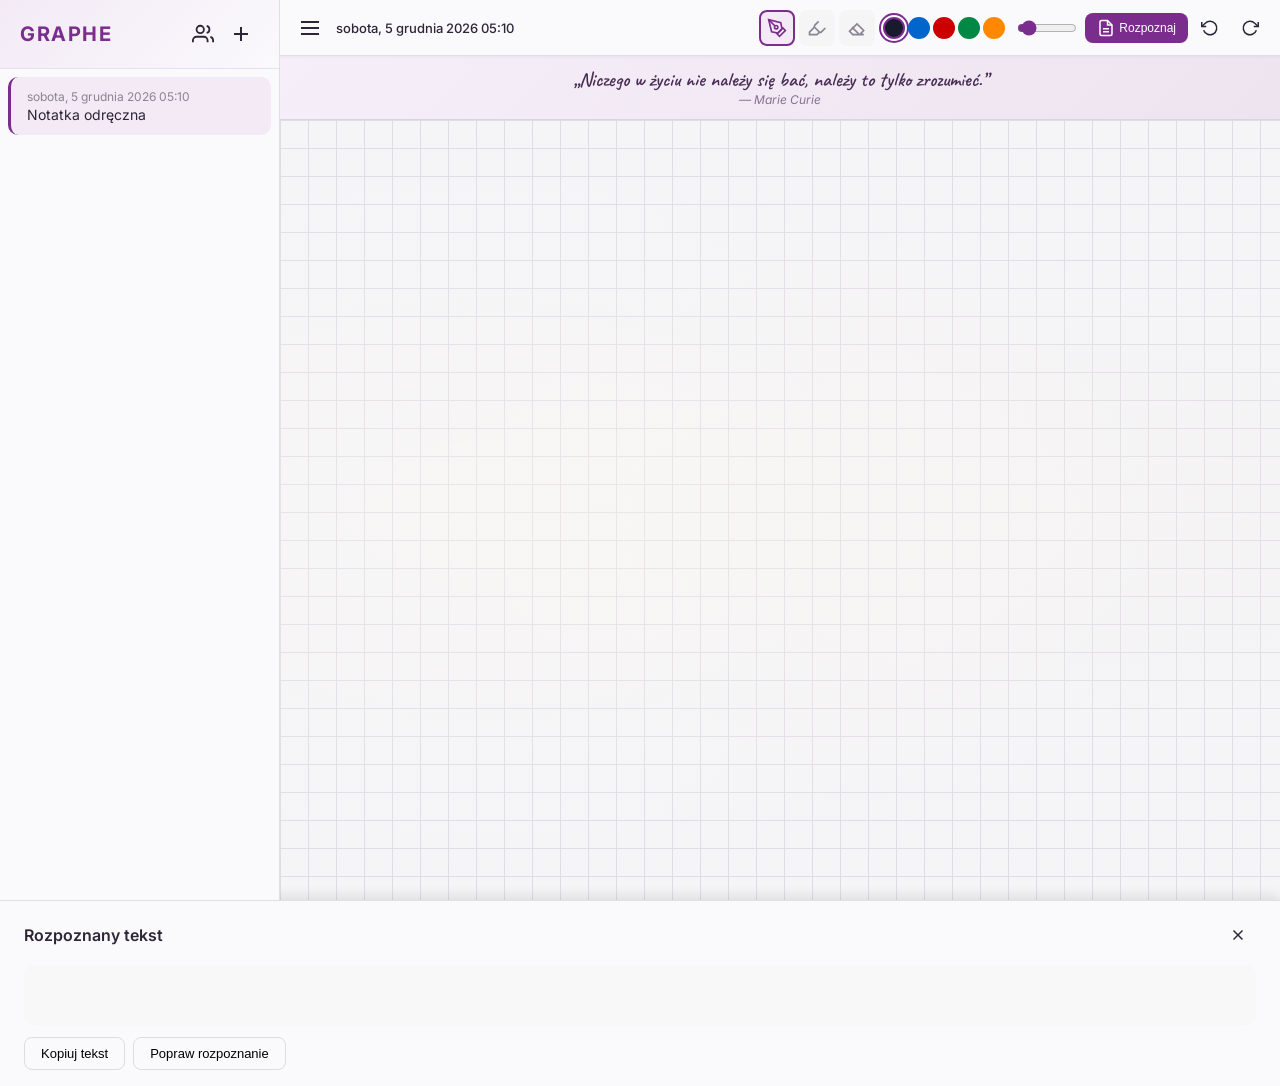
<file: index.html>
<!DOCTYPE html>
<html lang="pl">
<head>
    <meta charset="UTF-8">
    <meta name="viewport" content="width=device-width, initial-scale=1.0, user-scalable=no, viewport-fit=cover">
    <meta name="apple-mobile-web-app-capable" content="yes">
    <meta name="apple-mobile-web-app-status-bar-style" content="black-translucent">
    <meta name="theme-color" content="#7b2d8e">
    <title>Graphe</title>
    <link rel="manifest" href="manifest.json">
    <link rel="apple-touch-icon" href="icons/icon-192.png">
    <link rel="preconnect" href="https://fonts.googleapis.com">
    <link rel="preconnect" href="https://fonts.gstatic.com" crossorigin>
    <link href="https://fonts.googleapis.com/css2?family=Caveat:wght@400;600;700&family=Inter:wght@300;400;500;600&display=swap" rel="stylesheet">
    <link rel="stylesheet" href="css/style.css">
</head>
<body>
    <!-- Sidebar - notes list -->
    <aside id="sidebar" class="sidebar">
        <div class="sidebar-header">
            <h2>Graphe</h2>
            <div class="sidebar-header-actions">
                <button id="btn-orgs" class="btn-icon" title="Organizacje / Przystanek Konstytucja">
                    <svg width="22" height="22" viewBox="0 0 24 24" fill="none" stroke="currentColor" stroke-width="2">
                        <path d="M17 21v-2a4 4 0 00-4-4H5a4 4 0 00-4 4v2"></path>
                        <circle cx="9" cy="7" r="4"></circle>
                        <path d="M23 21v-2a4 4 0 00-3-3.87"></path>
                        <path d="M16 3.13a4 4 0 010 7.75"></path>
                    </svg>
                </button>
                <button id="btn-new-note" class="btn-icon" title="Nowa notatka">
                    <svg width="24" height="24" viewBox="0 0 24 24" fill="none" stroke="currentColor" stroke-width="2">
                        <line x1="12" y1="5" x2="12" y2="19"></line>
                        <line x1="5" y1="12" x2="19" y2="12"></line>
                    </svg>
                </button>
            </div>
        </div>
        <div id="notes-list" class="notes-list"></div>
    </aside>

    <!-- Main area -->
    <main id="main" class="main">
        <!-- Top bar -->
        <header class="top-bar">
            <button id="btn-menu" class="btn-icon" title="Menu">
                <svg width="24" height="24" viewBox="0 0 24 24" fill="none" stroke="currentColor" stroke-width="2">
                    <line x1="3" y1="6" x2="21" y2="6"></line>
                    <line x1="3" y1="12" x2="21" y2="12"></line>
                    <line x1="3" y1="18" x2="21" y2="18"></line>
                </svg>
            </button>
            <div class="note-meta">
                <span id="note-date" class="meta-date"></span>
                <span id="note-location" class="meta-location"></span>
            </div>
            <div class="toolbar">
                <button id="btn-pen" class="btn-tool active" title="Pisak" data-tool="pen">
                    <svg width="20" height="20" viewBox="0 0 24 24" fill="none" stroke="currentColor" stroke-width="2">
                        <path d="M12 19l7-7 3 3-7 7-3-3z"></path>
                        <path d="M18 13l-1.5-7.5L2 2l3.5 14.5L13 18l5-5z"></path>
                        <path d="M2 2l7.586 7.586"></path>
                        <circle cx="11" cy="11" r="2"></circle>
                    </svg>
                </button>
                <button id="btn-highlighter" class="btn-tool" title="Zakreślacz" data-tool="highlighter">
                    <svg width="20" height="20" viewBox="0 0 24 24" fill="none" stroke="currentColor" stroke-width="2">
                        <path d="M9 11l-6 6v3h9l3-3"></path>
                        <path d="M22 12l-4.6 4.6a2 2 0 01-2.8 0l-5.2-5.2a2 2 0 010-2.8L14 4"></path>
                    </svg>
                </button>
                <button id="btn-eraser" class="btn-tool" title="Gumka" data-tool="eraser">
                    <svg width="20" height="20" viewBox="0 0 24 24" fill="none" stroke="currentColor" stroke-width="2">
                        <path d="M20 20H7L3 16l9-9 8 8-4 4z"></path>
                        <path d="M6 11l8 8"></path>
                    </svg>
                </button>
                <div class="color-picker">
                    <button class="btn-color active" data-color="#1a1a2e" style="background:#1a1a2e" title="Czarny"></button>
                    <button class="btn-color" data-color="#0066cc" style="background:#0066cc" title="Niebieski"></button>
                    <button class="btn-color" data-color="#cc0000" style="background:#cc0000" title="Czerwony"></button>
                    <button class="btn-color" data-color="#008844" style="background:#008844" title="Zielony"></button>
                    <button class="btn-color" data-color="#ff8800" style="background:#ff8800" title="Pomarańczowy"></button>
                </div>
                <input type="range" id="pen-size" min="1" max="12" value="2" class="pen-size-slider" title="Grubość">
                <button id="btn-recognize" class="btn-action" title="Rozpoznaj pismo">
                    <svg width="18" height="18" viewBox="0 0 24 24" fill="none" stroke="currentColor" stroke-width="2">
                        <path d="M14 2H6a2 2 0 00-2 2v16a2 2 0 002 2h12a2 2 0 002-2V8z"></path>
                        <polyline points="14 2 14 8 20 8"></polyline>
                        <line x1="16" y1="13" x2="8" y2="13"></line>
                        <line x1="16" y1="17" x2="8" y2="17"></line>
                    </svg>
                    <span>Rozpoznaj</span>
                </button>
                <button id="btn-undo" class="btn-icon" title="Cofnij">
                    <svg width="18" height="18" viewBox="0 0 24 24" fill="none" stroke="currentColor" stroke-width="2">
                        <polyline points="1 4 1 10 7 10"></polyline>
                        <path d="M3.51 15a9 9 0 102.13-9.36L1 10"></path>
                    </svg>
                </button>
                <button id="btn-redo" class="btn-icon" title="Ponów">
                    <svg width="18" height="18" viewBox="0 0 24 24" fill="none" stroke="currentColor" stroke-width="2">
                        <polyline points="23 4 23 10 17 10"></polyline>
                        <path d="M20.49 15a9 9 0 11-2.13-9.36L23 10"></path>
                    </svg>
                </button>
            </div>
        </header>

        <!-- Quote banner -->
        <div id="quote-banner" class="quote-banner">
            <p id="quote-text" class="quote-text"></p>
            <span id="quote-author" class="quote-author"></span>
        </div>

        <!-- Canvas area -->
        <div id="canvas-container" class="canvas-container">
            <canvas id="drawing-canvas"></canvas>
        </div>

        <!-- Recognized text panel -->
        <div id="recognized-panel" class="recognized-panel hidden">
            <div class="recognized-header">
                <h3>Rozpoznany tekst</h3>
                <button id="btn-close-recognized" class="btn-icon">
                    <svg width="18" height="18" viewBox="0 0 24 24" fill="none" stroke="currentColor" stroke-width="2">
                        <line x1="18" y1="6" x2="6" y2="18"></line>
                        <line x1="6" y1="6" x2="18" y2="18"></line>
                    </svg>
                </button>
            </div>
            <div id="recognized-text" class="recognized-text"></div>
            <div class="recognized-actions">
                <button id="btn-copy-text" class="btn-secondary">Kopiuj tekst</button>
                <button id="btn-correct-text" class="btn-secondary">Popraw rozpoznanie</button>
            </div>
        </div>
    </main>

    <!-- Correction modal for handwriting learning -->
    <div id="correction-modal" class="modal hidden">
        <div class="modal-content">
            <h3>Popraw rozpoznany tekst</h3>
            <p class="modal-hint">Poprawiony tekst pomoże mi lepiej rozpoznawać Twoje pismo w przyszłości.</p>
            <textarea id="correction-input" class="correction-input" rows="4"></textarea>
            <div class="modal-actions">
                <button id="btn-cancel-correction" class="btn-secondary">Anuluj</button>
                <button id="btn-save-correction" class="btn-primary">Zapisz i ucz się</button>
            </div>
        </div>
    </div>

    <!-- Organizations / outreach tracker panel -->
    <div id="orgs-panel" class="orgs-panel hidden">
        <div class="orgs-panel-content">
            <div class="orgs-header">
                <div class="orgs-header-title">
                    <h2>Organizacje – Przystanek Konstytucja</h2>
                    <input type="text" id="orgs-campaign" class="orgs-campaign-input" placeholder="Nazwa kampanii / przystanku">
                </div>
                <div class="orgs-header-actions">
                    <button id="btn-add-org" class="btn-primary">+ Dodaj organizację</button>
                    <button id="btn-close-orgs" class="btn-icon" title="Zamknij">
                        <svg width="20" height="20" viewBox="0 0 24 24" fill="none" stroke="currentColor" stroke-width="2">
                            <line x1="18" y1="6" x2="6" y2="18"></line>
                            <line x1="6" y1="6" x2="18" y2="18"></line>
                        </svg>
                    </button>
                </div>
            </div>
            <div id="orgs-list" class="orgs-list"></div>
        </div>
    </div>

    <!-- Organization edit modal -->
    <div id="org-edit-modal" class="modal hidden">
        <div class="modal-content org-edit-content">
            <h3 id="org-edit-title">Nowa organizacja</h3>
            <label class="org-label" for="org-input-name">Nazwa organizacji</label>
            <input type="text" id="org-input-name" class="org-input">

            <label class="org-label" for="org-input-role">Rola w wydarzeniu</label>
            <input type="text" id="org-input-role" class="org-input" placeholder="np. wolontariusze do animacji namiotów">

            <div class="org-input-row">
                <div>
                    <label class="org-label" for="org-input-contact">Osoba kontaktowa</label>
                    <input type="text" id="org-input-contact" class="org-input">
                </div>
                <div>
                    <label class="org-label" for="org-input-status">Status</label>
                    <select id="org-input-status" class="org-input"></select>
                </div>
            </div>

            <div class="org-input-row">
                <div>
                    <label class="org-label" for="org-input-email">E-mail</label>
                    <input type="email" id="org-input-email" class="org-input">
                </div>
                <div>
                    <label class="org-label" for="org-input-phone">Telefon</label>
                    <input type="text" id="org-input-phone" class="org-input">
                </div>
            </div>

            <label class="org-label" for="org-input-confidence">Pewność kontaktu</label>
            <select id="org-input-confidence" class="org-input">
                <option value="high">Zweryfikowany</option>
                <option value="low">Niepewny / do potwierdzenia</option>
            </select>

            <label class="org-label" for="org-input-notes">Notatki / historia komunikacji</label>
            <textarea id="org-input-notes" class="org-input" rows="4"></textarea>

            <div class="modal-actions">
                <button id="btn-cancel-org" class="btn-secondary">Anuluj</button>
                <button id="btn-save-org" class="btn-primary">Zapisz</button>
            </div>
        </div>
    </div>

    <script src="js/quotes.js"></script>
    <script src="js/storage.js"></script>
    <script src="js/drawing.js"></script>
    <script src="js/recognition.js"></script>
    <script src="js/orgs.js"></script>
    <script src="js/app.js"></script>
</body>
</html>
</file>
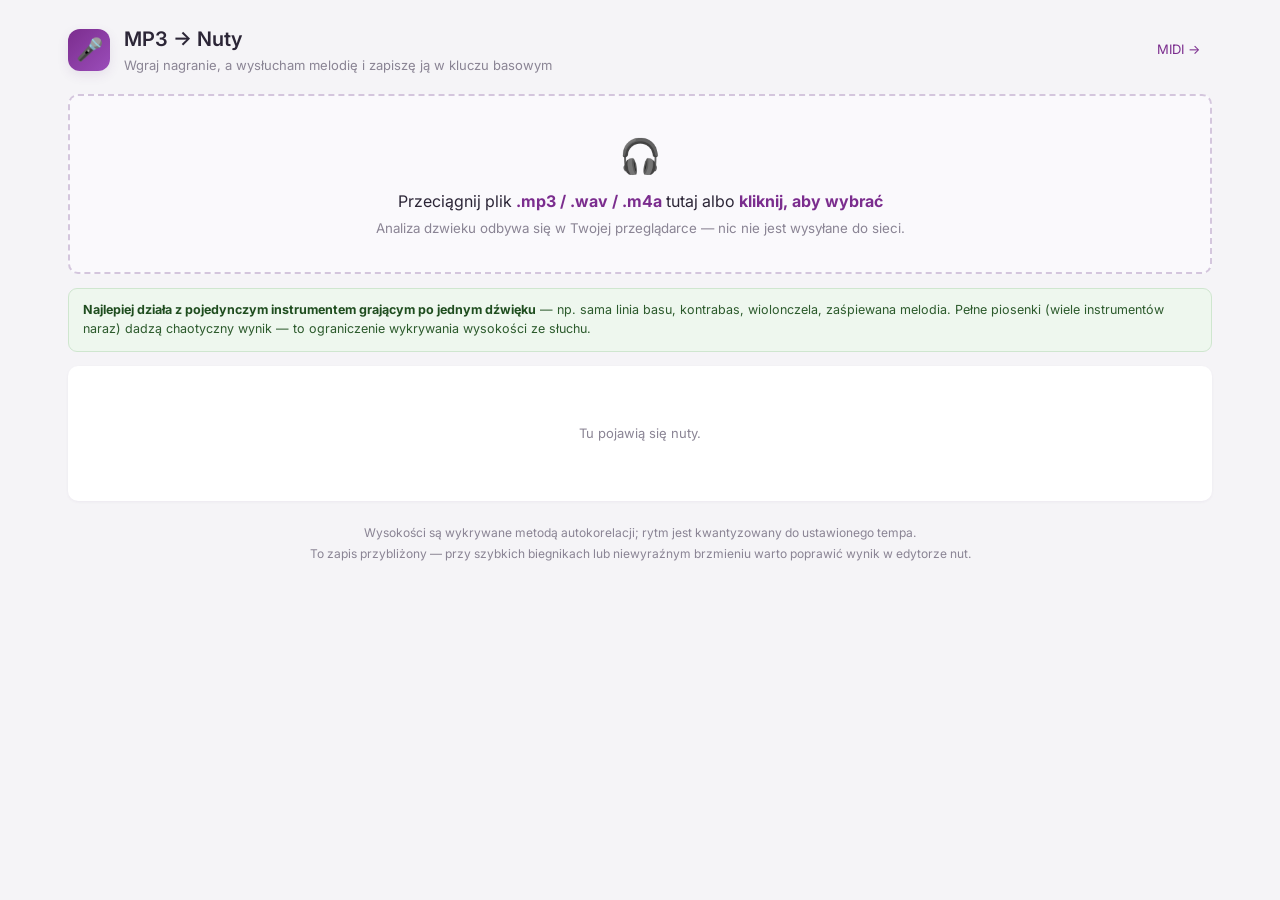
<file: audio.html>
<!DOCTYPE html>
<html lang="pl">
<head>
<meta charset="UTF-8">
<meta name="viewport" content="width=device-width, initial-scale=1.0, viewport-fit=cover">
<meta name="theme-color" content="#7b2d8e">
<title>MP3 → Nuty (klucz basowy)</title>
<link rel="manifest" href="manifest.json">
<link rel="apple-touch-icon" href="icons/icon-192.png">
<link rel="preconnect" href="https://fonts.googleapis.com">
<link href="https://fonts.googleapis.com/css2?family=Inter:wght@300;400;500;600&display=swap" rel="stylesheet">
<style>
:root{
  --bg-page:#f5f4f7; --accent:#7b2d8e; --accent-light:#9b4dba; --accent-subtle:#f3eaf6;
  --text-primary:#2c2637; --text-secondary:#8a8494; --surface:#faf9fc; --danger:#cc0000;
  --radius:10px; --shadow-md:0 4px 12px rgba(90,50,120,0.10); --shadow-sm:0 1px 3px rgba(90,50,120,0.06);
}
*{box-sizing:border-box}
html,body{margin:0;padding:0}
body{font-family:'Inter',-apple-system,BlinkMacSystemFont,sans-serif;background:var(--bg-page);color:var(--text-primary);line-height:1.5}
.wrap{max-width:1180px;margin:0 auto;padding:24px 18px 80px}
header.page{display:flex;align-items:center;gap:14px;margin-bottom:18px}
header.page .logo{width:42px;height:42px;border-radius:12px;background:linear-gradient(135deg,var(--accent),var(--accent-light));display:flex;align-items:center;justify-content:center;color:#fff;font-size:22px;box-shadow:var(--shadow-md)}
header.page h1{font-size:20px;font-weight:600;margin:0}
header.page p{margin:2px 0 0;font-size:13px;color:var(--text-secondary)}
.back{margin-left:auto;font-size:13px;color:var(--accent);text-decoration:none;padding:8px 12px;border-radius:8px}
.back:hover{background:var(--accent-subtle)}

.drop{border:2px dashed #d4c6dd;border-radius:var(--radius);background:var(--surface);padding:34px 20px;text-align:center;cursor:pointer;transition:.15s}
.drop:hover,.drop.over{border-color:var(--accent);background:var(--accent-subtle)}
.drop .big{font-size:34px;margin-bottom:8px}
.drop strong{color:var(--accent)}
.drop small{display:block;margin-top:6px;color:var(--text-secondary)}

.tip{margin:14px 0;padding:12px 14px;background:#eef7ee;border:1px solid #cfe6cf;border-radius:9px;font-size:12.5px;color:#2c5a2c}
.tip b{color:#1f4d1f}

.controls{display:none;flex-wrap:wrap;gap:10px 18px;align-items:center;margin:18px 0;padding:14px 16px;background:var(--surface);border-radius:var(--radius);box-shadow:var(--shadow-sm)}
.controls.show{display:flex}
.controls label{font-size:13px;display:flex;align-items:center;gap:6px}
.controls select,.controls input[type=number]{font:inherit;font-size:13px;padding:5px 8px;border:1px solid #ddd;border-radius:7px;background:#fff}
.btn{font:inherit;font-size:13px;font-weight:500;border:none;border-radius:8px;padding:8px 14px;cursor:pointer;display:inline-flex;align-items:center;gap:7px}
.btn.primary{background:var(--accent);color:#fff}
.btn.primary:hover{background:var(--accent-light)}
.btn.ghost{background:var(--accent-subtle);color:var(--accent)}
.btn.ghost:hover{background:#e9d9f0}
.btn:disabled{opacity:.45;cursor:default}
.spacer{flex:1}

.info{display:none;flex-wrap:wrap;gap:8px;margin-bottom:14px}
.info.show{display:flex}
.chip{font-size:12px;background:#fff;border:1px solid #eadff0;border-radius:20px;padding:4px 12px;color:var(--text-secondary)}
.chip b{color:var(--accent);font-weight:600}

.progress{display:none;margin:14px 0}
.progress.show{display:block}
.bar{height:8px;background:#eadff0;border-radius:6px;overflow:hidden}
.bar > i{display:block;height:100%;width:0;background:linear-gradient(90deg,var(--accent),var(--accent-light));transition:width .1s}
.progress span{font-size:12px;color:var(--text-secondary)}

.msg{display:none;margin:14px 0;padding:12px 14px;border-radius:9px;font-size:13px}
.msg.show{display:block}
.msg.err{background:#fde8e8;color:#a01818;border:1px solid #f5c6c6}
.msg.warn{background:#fff6e6;color:#8a5a00;border:1px solid #f3e0b8}

#score{background:#fff;border-radius:var(--radius);box-shadow:var(--shadow-sm);padding:18px 8px;overflow-x:auto}
#score svg{display:block;margin:0 auto;max-width:100%;height:auto}
.empty-hint{color:var(--text-secondary);font-size:13px;text-align:center;padding:40px 10px}

footer.note{margin-top:22px;font-size:12px;color:var(--text-secondary);text-align:center;line-height:1.7}

@media print{
  body{background:#fff}
  .wrap{padding:0;max-width:none}
  header.page,.drop,.controls,.info,.tip,.progress,footer.note,.back{display:none!important}
  #score{box-shadow:none;padding:0}
}
</style>
</head>
<body>
<div class="wrap">
  <header class="page">
    <div class="logo">🎤</div>
    <div>
      <h1>MP3 → Nuty</h1>
      <p>Wgraj nagranie, a wysłucham melodię i zapiszę ją w kluczu basowym</p>
    </div>
    <a class="back" href="midi.html">MIDI →</a>
  </header>

  <div id="drop" class="drop">
    <div class="big">🎧</div>
    <div>Przeciągnij plik <strong>.mp3 / .wav / .m4a</strong> tutaj albo <strong>kliknij, aby wybrać</strong></div>
    <small>Analiza dzwieku odbywa się w Twojej przeglądarce — nic nie jest wysyłane do sieci.</small>
    <input id="file" type="file" accept="audio/*,.mp3,.wav,.m4a,.ogg" hidden>
  </div>

  <div class="tip">
    <b>Najlepiej działa z pojedynczym instrumentem grającym po jednym dźwięku</b> — np. sama linia basu, kontrabas, wiolonczela, zaśpiewana melodia.
    Pełne piosenki (wiele instrumentów naraz) dadzą chaotyczny wynik — to ograniczenie wykrywania wysokości ze słuchu.
  </div>

  <div id="progress" class="progress">
    <div class="bar"><i id="barfill"></i></div>
    <span id="progtext">Analizuję dźwięk…</span>
  </div>

  <div id="msg" class="msg"></div>
  <div id="info" class="info"></div>

  <div id="controls" class="controls">
    <label>Tempo:
      <input id="bpm" type="number" min="40" max="240" value="120" style="width:62px"> BPM
    </label>
    <label>Klucz:
      <select id="clef">
        <option value="auto" selected>auto (dobierz)</option>
        <option value="treble">wiolinowy</option>
        <option value="alto">altowy</option>
        <option value="tenor">tenorowy</option>
        <option value="bass">basowy</option>
      </select>
    </label>
    <label>Czułość:
      <select id="sens">
        <option value="0.018">niska (mniej szumu)</option>
        <option value="0.010" selected>średnia</option>
        <option value="0.006">wysoka (więcej nut)</option>
      </select>
    </label>
    <label>Metrum:
      <input id="beats" type="number" min="1" max="12" value="4" style="width:52px"> /
      <select id="beatval"><option>2</option><option selected>4</option><option>8</option></select>
    </label>
    <div class="spacer"></div>
    <button id="play" class="btn ghost">▶ Odtwórz</button>
    <button id="print" class="btn primary">⬇ Zapisz PDF / Drukuj</button>
  </div>

  <div id="score"><div class="empty-hint">Tu pojawią się nuty.</div></div>

  <footer class="note">
    Wysokości są wykrywane metodą autokorelacji; rytm jest kwantyzowany do ustawionego tempa.<br>
    To zapis przybliżony — przy szybkich biegnikach lub niewyraźnym brzmieniu warto poprawić wynik w edytorze nut.
  </footer>
</div>

<script src="js/notation.js"></script>
<script>
const { buildScore, renderScore, noteName } = window.Notation;
const $=s=>document.querySelector(s);
const drop=$('#drop'), fileIn=$('#file'), scoreBox=$('#score');
const ctrls=$('#controls'), infoBox=$('#info'), msgBox=$('#msg');
const prog=$('#progress'), barfill=$('#barfill'), progtext=$('#progtext');

let detectedNotes=[];   // [{midi, t0, t1}] w sekundach
let audioMeta=null;
const DIVISION=480;

function showMsg(t,k){ msgBox.className='msg show '+(k||'warn'); msgBox.textContent=t; }
function clearMsg(){ msgBox.className='msg'; }

drop.addEventListener('click',()=>fileIn.click());
drop.addEventListener('dragover',e=>{e.preventDefault();drop.classList.add('over');});
drop.addEventListener('dragleave',()=>drop.classList.remove('over'));
drop.addEventListener('drop',e=>{e.preventDefault();drop.classList.remove('over');if(e.dataTransfer.files[0])loadFile(e.dataTransfer.files[0]);});
fileIn.addEventListener('change',e=>{if(e.target.files[0])loadFile(e.target.files[0]);});

async function loadFile(file){
  clearMsg();
  prog.classList.add('show'); barfill.style.width='0%'; progtext.textContent='Wczytuję plik…';
  try{
    const buf=await file.arrayBuffer();
    const actx=new (window.AudioContext||window.webkitAudioContext)();
    progtext.textContent='Dekoduję audio…';
    const audio=await actx.decodeAudioData(buf);
    drop.querySelector('div:nth-child(2)').innerHTML='✓ Wczytano: <strong>'+file.name+'</strong> — kliknij, by zmienić';
    await analyze(audio);
    actx.close();
  }catch(err){
    prog.classList.remove('show');
    showMsg('Nie udało się przetworzyć pliku: '+err.message+'. Spróbuj inny format (np. WAV/MP3).','err');
    console.error(err);
  }
}

/* ---------- DETEKCJA WYSOKOSCI (autokorelacja) ---------- */
async function analyze(audio){
  // miks do mono + downsampling do ~16 kHz
  const TARGET_SR=16000;
  const src=audio.getChannelData(0);
  const ratio=audio.sampleRate/TARGET_SR;
  const sr=TARGET_SR;
  const len=Math.floor(src.length/ratio);
  const mono=new Float32Array(len);
  const chans=audio.numberOfChannels;
  for(let i=0;i<len;i++){
    const j=Math.floor(i*ratio);
    let s=0; for(let c=0;c<chans;c++) s+=audio.getChannelData(c)[j]||0;
    mono[i]=s/chans;
  }

  const FRAME=2048, HOP=512;
  const minFreq=40, maxFreq=1000;
  const minLag=Math.floor(sr/maxFreq), maxLag=Math.ceil(sr/minFreq);
  const sensRms=parseFloat($('#sens').value);

  const frames=[];   // {t, midi|null}
  const nFrames=Math.floor((mono.length-FRAME)/HOP);
  for(let fi=0; fi<nFrames; fi++){
    const off=fi*HOP;
    const f=autoCorr(mono, off, FRAME, sr, minLag, maxLag, sensRms);
    const midi = f>0 ? Math.round(69+12*Math.log2(f/440)) : null;
    frames.push({t: off/sr, midi: (midi!=null && midi>=24 && midi<=96)?midi:null});
    if((fi & 31)===0){ barfill.style.width=Math.round(100*fi/nFrames)+'%'; progtext.textContent='Wykrywam dźwięki… '+Math.round(100*fi/nFrames)+'%'; await tick(); }
  }

  medianFilter(frames, 7);
  detectedNotes = segment(frames, HOP/sr);
  audioMeta = {dur: audio.duration, sr: audio.sampleRate, count: detectedNotes.length};
  prog.classList.remove('show');
  render();
}

function autoCorr(buf, off, SIZE, sr, minLag, maxLag, thr){
  let rms=0;
  for(let i=0;i<SIZE;i++){ const v=buf[off+i]; rms+=v*v; }
  rms=Math.sqrt(rms/SIZE);
  if(rms<thr) return -1;                 // za cicho = brak dźwięku
  let best=-1, bestv=0;
  for(let lag=minLag; lag<=maxLag; lag++){
    let c=0;
    for(let i=0;i<SIZE-lag;i++) c+=buf[off+i]*buf[off+i+lag];
    if(c>bestv){ bestv=c; best=lag; }
  }
  if(best<=0) return -1;
  // odrzuć słabe maksima (brak wyraźnej okresowości)
  let c0=0; for(let i=0;i<SIZE;i++) c0+=buf[off+i]*buf[off+i];
  if(bestv < 0.45*c0) return -1;
  // interpolacja paraboliczna
  if(best>minLag && best<maxLag){
    const x1=corr(buf,off,SIZE,best-1), x2=bestv, x3=corr(buf,off,SIZE,best+1);
    const a=(x1+x3-2*x2)/2, b=(x3-x1)/2;
    if(a) best = best - b/(2*a);
  }
  return sr/best;
}
function corr(buf,off,SIZE,lag){ let c=0; for(let i=0;i<SIZE-lag;i++) c+=buf[off+i]*buf[off+i+lag]; return c; }

function medianFilter(frames, w){
  const half=(w-1)/2;
  const out=frames.map((f,i)=>{
    const win=[];
    for(let k=-half;k<=half;k++){ const g=frames[i+k]; if(g&&g.midi!=null) win.push(g.midi); }
    if(!win.length) return null;
    win.sort((a,b)=>a-b);
    return win[Math.floor(win.length/2)];
  });
  for(let i=0;i<frames.length;i++) frames[i].midi=out[i];
}

function segment(frames, frameDur){
  const minDur=0.09;                     // odrzuć migawki < 90 ms
  const notes=[]; let cur=null;
  for(const fr of frames){
    if(fr.midi==null){ if(cur){ notes.push(cur); cur=null; } continue; }
    if(cur && cur.midi===fr.midi){ cur.t1=fr.t+frameDur; }
    else { if(cur) notes.push(cur); cur={midi:fr.midi, t0:fr.t, t1:fr.t+frameDur}; }
  }
  if(cur) notes.push(cur);
  // scal sąsiednie o tej samej wysokości z mikro-przerwą; odfiltruj zbyt krótkie
  const merged=[];
  for(const n of notes){
    const p=merged[merged.length-1];
    if(p && p.midi===n.midi && n.t0-p.t1<0.06){ p.t1=n.t1; }
    else merged.push({...n});
  }
  return merged.filter(n=>n.t1-n.t0>=minDur);
}

const tick=()=>new Promise(r=>setTimeout(r,0));

/* ---------- RENDER ---------- */
function render(){
  if(!detectedNotes.length){ scoreBox.innerHTML='<div class="empty-hint">Nie wykryto wyraźnej melodii. Spróbuj nagranie pojedynczego instrumentu albo zwiększ czułość.</div>'; ctrls.classList.add('show'); return; }
  ctrls.classList.add('show'); infoBox.classList.add('show');
  const bpm=Math.max(40,parseInt($('#bpm').value)||120);
  const ticksPerSec=DIVISION*bpm/60;
  const t0=detectedNotes[0].t0;

  const notes=detectedNotes.map(n=>({       // wszystkie dźwięki, nic nie wycinamy
    midi:n.midi,
    start:Math.round((n.t0-t0)*ticksPerSec),
    dur:Math.max(1,Math.round((n.t1-n.t0)*ticksPerSec))
  }));

  const clef = $('#clef').value==='auto' ? pickClef(notes) : $('#clef').value;
  const meta={beats:Math.max(1,parseInt($('#beats').value)||4), beatval:parseInt($('#beatval').value)||4, clef};

  const elements=buildScore(notes, DIVISION);
  scoreBox.innerHTML=''; scoreBox.appendChild(renderScore(elements, meta));

  const lo=Math.min(...notes.map(n=>n.midi)), hi=Math.max(...notes.map(n=>n.midi));
  const CLEF_PL={treble:'wiolinowy',alto:'altowy',tenor:'tenorowy',bass:'basowy'};
  infoBox.innerHTML=
    chip('Długość', audioMeta.dur.toFixed(1)+' s')+
    chip('Wykryto nut', detectedNotes.length)+
    chip('Zakres', noteName(lo)+'–'+noteName(hi))+
    chip('Tempo', bpm+' BPM')+
    chip('Klucz', CLEF_PL[clef]+($('#clef').value==='auto'?' (auto)':''));
}
function chip(k,v){return `<span class="chip">${k}: <b>${v}</b></span>`;}
function pickClef(notes){
  if(!notes.length) return 'bass';
  const ms=notes.map(n=>n.midi).sort((a,b)=>a-b);
  const med=ms[Math.floor(ms.length/2)];
  const C=[['bass',50],['tenor',57],['alto',60],['treble',71]];
  let best='bass',bd=1e9;
  for(const [name,ctr] of C){ const d=Math.abs(med-ctr); if(d<bd){bd=d;best=name;} }
  return best;
}

['bpm','clef','sens','beats','beatval'].forEach(id=>$('#'+id).addEventListener('change',()=>{ if(id==='sens'){ showMsg('Zmiana czułości wymaga ponownego wczytania pliku.','warn'); } else render(); }));
$('#print').addEventListener('click',()=>window.print());

/* ---------- ODTWARZANIE ---------- */
let pctx=null, playing=false, voices=[], stopT=null;
$('#play').addEventListener('click',function(){
  if(playing){ stopPlay(); return; }
  if(!detectedNotes.length) return;
  pctx=pctx||new (window.AudioContext||window.webkitAudioContext)();
  const base=pctx.currentTime+0.05, t0=detectedNotes[0].t0;
  let maxEnd=0;
  for(const n of detectedNotes){
    const st=base+(n.t0-t0), dur=Math.max(0.12,n.t1-n.t0);
    const osc=pctx.createOscillator(), g=pctx.createGain();
    osc.type='triangle'; osc.frequency.value=440*Math.pow(2,(n.midi-69)/12);
    g.gain.setValueAtTime(0.0001,st);
    g.gain.exponentialRampToValueAtTime(0.22,st+0.02);
    g.gain.exponentialRampToValueAtTime(0.0001,st+dur);
    osc.connect(g); g.connect(pctx.destination);
    osc.start(st); osc.stop(st+dur+0.05); voices.push(osc);
    maxEnd=Math.max(maxEnd,st+dur);
  }
  playing=true; this.textContent='■ Zatrzymaj';
  stopT=setTimeout(stopPlay,(maxEnd-pctx.currentTime+0.2)*1000);
});
function stopPlay(){
  playing=false; $('#play').textContent='▶ Odtwórz';
  for(const v of voices){ try{v.stop();}catch(e){} } voices=[];
  if(stopT){ clearTimeout(stopT); stopT=null; }
}

if('serviceWorker' in navigator) navigator.serviceWorker.register('sw.js').catch(()=>{});
</script>
</body>
</html>
</file>
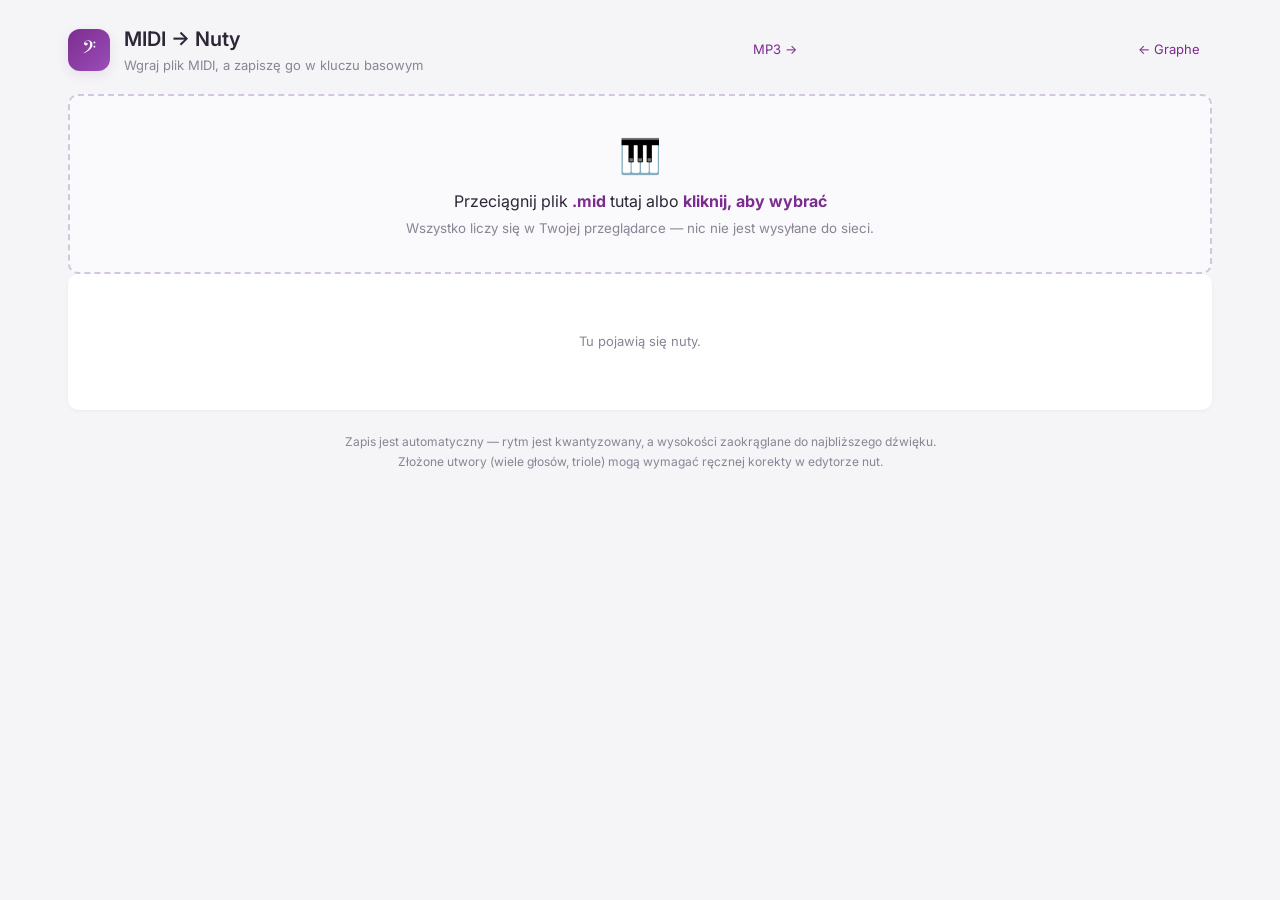
<file: midi.html>
<!DOCTYPE html>
<html lang="pl">
<head>
<meta charset="UTF-8">
<meta name="viewport" content="width=device-width, initial-scale=1.0, viewport-fit=cover">
<meta name="theme-color" content="#7b2d8e">
<title>MIDI → Nuty (klucz basowy)</title>
<link rel="manifest" href="manifest.json">
<link rel="apple-touch-icon" href="icons/icon-192.png">
<link rel="preconnect" href="https://fonts.googleapis.com">
<link href="https://fonts.googleapis.com/css2?family=Inter:wght@300;400;500;600&display=swap" rel="stylesheet">
<style>
:root{
  --bg-page:#f5f4f7; --accent:#7b2d8e; --accent-light:#9b4dba; --accent-subtle:#f3eaf6;
  --text-primary:#2c2637; --text-secondary:#8a8494; --surface:#faf9fc; --danger:#cc0000;
  --radius:10px; --shadow-md:0 4px 12px rgba(90,50,120,0.10); --shadow-sm:0 1px 3px rgba(90,50,120,0.06);
  --ink:#1a1a2e;
}
*{box-sizing:border-box}
html,body{margin:0;padding:0}
body{font-family:'Inter',-apple-system,BlinkMacSystemFont,sans-serif;background:var(--bg-page);color:var(--text-primary);line-height:1.5}
.wrap{max-width:1180px;margin:0 auto;padding:24px 18px 80px}
header.page{display:flex;align-items:center;gap:14px;margin-bottom:18px}
header.page .logo{width:42px;height:42px;border-radius:12px;background:linear-gradient(135deg,var(--accent),var(--accent-light));display:flex;align-items:center;justify-content:center;color:#fff;font-size:22px;box-shadow:var(--shadow-md)}
header.page h1{font-size:20px;font-weight:600;margin:0}
header.page p{margin:2px 0 0;font-size:13px;color:var(--text-secondary)}
.back{margin-left:auto;font-size:13px;color:var(--accent);text-decoration:none;padding:8px 12px;border-radius:8px}
.back:hover{background:var(--accent-subtle)}

.drop{border:2px dashed #d4c6dd;border-radius:var(--radius);background:var(--surface);padding:34px 20px;text-align:center;cursor:pointer;transition:.15s}
.drop:hover,.drop.over{border-color:var(--accent);background:var(--accent-subtle)}
.drop .big{font-size:34px;margin-bottom:8px}
.drop strong{color:var(--accent)}
.drop small{display:block;margin-top:6px;color:var(--text-secondary)}

.controls{display:none;flex-wrap:wrap;gap:10px 18px;align-items:center;margin:18px 0;padding:14px 16px;background:var(--surface);border-radius:var(--radius);box-shadow:var(--shadow-sm)}
.controls.show{display:flex}
.controls label{font-size:13px;display:flex;align-items:center;gap:6px;color:var(--text-primary)}
.controls select,.controls input[type=number]{font:inherit;font-size:13px;padding:5px 8px;border:1px solid #ddd;border-radius:7px;background:#fff}
.btn{font:inherit;font-size:13px;font-weight:500;border:none;border-radius:8px;padding:8px 14px;cursor:pointer;display:inline-flex;align-items:center;gap:7px}
.btn.primary{background:var(--accent);color:#fff}
.btn.primary:hover{background:var(--accent-light)}
.btn.ghost{background:var(--accent-subtle);color:var(--accent)}
.btn.ghost:hover{background:#e9d9f0}
.btn:disabled{opacity:.45;cursor:default}
.spacer{flex:1}

.info{display:none;flex-wrap:wrap;gap:8px;margin-bottom:14px}
.info.show{display:flex}
.chip{font-size:12px;background:#fff;border:1px solid #eadff0;border-radius:20px;padding:4px 12px;color:var(--text-secondary)}
.chip b{color:var(--accent);font-weight:600}

.msg{display:none;margin:14px 0;padding:12px 14px;border-radius:9px;font-size:13px}
.msg.show{display:block}
.msg.err{background:#fde8e8;color:#a01818;border:1px solid #f5c6c6}
.msg.warn{background:#fff6e6;color:#8a5a00;border:1px solid #f3e0b8}

#score{background:#fff;border-radius:var(--radius);box-shadow:var(--shadow-sm);padding:18px 8px;overflow-x:auto}
#score svg{display:block;margin:0 auto;max-width:100%;height:auto}
.empty-hint{color:var(--text-secondary);font-size:13px;text-align:center;padding:40px 10px}

footer.note{margin-top:22px;font-size:12px;color:var(--text-secondary);text-align:center;line-height:1.7}

@media print{
  body{background:#fff}
  .wrap{padding:0;max-width:none}
  header.page,.drop,.controls,.info,footer.note,.back{display:none!important}
  #score{box-shadow:none;padding:0}
}
</style>
</head>
<body>
<div class="wrap">
  <header class="page">
    <div class="logo">𝄢</div>
    <div>
      <h1>MIDI → Nuty</h1>
      <p>Wgraj plik MIDI, a zapiszę go w kluczu basowym</p>
    </div>
    <a class="back" href="audio.html">MP3 →</a>
    <a class="back" href="index.html">← Graphe</a>
  </header>

  <div id="drop" class="drop">
    <div class="big">🎹</div>
    <div>Przeciągnij plik <strong>.mid</strong> tutaj albo <strong>kliknij, aby wybrać</strong></div>
    <small>Wszystko liczy się w Twojej przeglądarce — nic nie jest wysyłane do sieci.</small>
    <input id="file" type="file" accept=".mid,.midi,audio/midi,audio/x-midi" hidden>
  </div>

  <div id="msg" class="msg"></div>

  <div id="info" class="info"></div>

  <div id="controls" class="controls">
    <label>Ścieżka:
      <select id="track"></select>
    </label>
    <label>Klucz:
      <select id="clef">
        <option value="auto" selected>auto (dobierz)</option>
        <option value="treble">wiolinowy</option>
        <option value="alto">altowy</option>
        <option value="tenor">tenorowy</option>
        <option value="bass">basowy</option>
      </select>
    </label>
    <label>Metrum:
      <input id="beats" type="number" min="1" max="12" value="4" style="width:52px"> /
      <select id="beatval">
        <option>2</option><option selected>4</option><option>8</option>
      </select>
    </label>
    <div class="spacer"></div>
    <button id="play" class="btn ghost">▶ Odtwórz</button>
    <button id="print" class="btn primary">⬇ Zapisz PDF / Drukuj</button>
  </div>

  <div id="score"><div class="empty-hint">Tu pojawią się nuty.</div></div>

  <footer class="note">
    Zapis jest automatyczny — rytm jest kwantyzowany, a wysokości zaokrąglane do najbliższego dźwięku.<br>
    Złożone utwory (wiele głosów, triole) mogą wymagać ręcznej korekty w edytorze nut.
  </footer>
</div>

<script src="js/notation.js"></script>
<script>
const { buildScore, renderScore } = window.Notation;

/* ============================================================
   1. PARSER STANDARD MIDI FILE (SMF 0/1) — bez zależności
   ============================================================ */
function parseMidi(buffer){
  const dv = new DataView(buffer);
  let p = 0;
  const u8 = ()=>dv.getUint8(p++);
  const u16 = ()=>{const v=dv.getUint16(p);p+=2;return v;};
  const u32 = ()=>{const v=dv.getUint32(p);p+=4;return v;};
  const str = n=>{let s='';for(let i=0;i<n;i++)s+=String.fromCharCode(dv.getUint8(p++));return s;};
  const vlq = ()=>{let v=0,b;do{b=dv.getUint8(p++);v=(v<<7)|(b&0x7f);}while(b&0x80);return v;};

  if(str(4)!=='MThd') throw new Error('To nie jest plik MIDI (brak nagłówka MThd).');
  u32(); // header length (6)
  const format = u16();
  const ntrks = u16();
  const division = u16();
  if(division & 0x8000) throw new Error('Pliki MIDI w formacie SMPTE nie są obsługiwane.');

  const tracks = [];
  let tempo = 500000;        // µs / ćwierćnuta (120 BPM)
  let timeSig = {num:4, den:4};

  for(let t=0;t<ntrks;t++){
    if(p>=dv.byteLength) break;
    if(str(4)!=='MTrk'){ // pomiń nieznany chunk
      const len=u32(); p+=len; continue;
    }
    const len = u32();
    const end = p+len;
    let abs = 0, status = 0;
    const events = [];
    while(p < end){
      abs += vlq();
      let b = dv.getUint8(p);
      if(b & 0x80){ status = b; p++; } // nowy status
      else { b = status; }             // running status
      const hi = b & 0xf0;

      if(b === 0xff){               // meta
        const type = u8();
        const l = vlq();
        if(type === 0x51 && l===3){ tempo = (dv.getUint8(p)<<16)|(dv.getUint8(p+1)<<8)|dv.getUint8(p+2); }
        else if(type === 0x58 && l>=2){ timeSig = {num:dv.getUint8(p), den:Math.pow(2,dv.getUint8(p+1))}; }
        p += l;
      } else if(b === 0xf0 || b === 0xf7){ // sysex
        const l = vlq(); p += l;
      } else if(hi === 0x90 || hi === 0x80){ // note on/off
        const key = u8(), vel = u8();
        events.push({abs, on:(hi===0x90 && vel>0), key, vel});
      } else if(hi===0xc0 || hi===0xd0){ p+=1; }   // program / channel pressure (1 bajt)
      else { p+=2; }                               // controller, pitch bend itd. (2 bajty)
    }
    p = end;
    tracks.push(events);
  }

  // sparuj note-on / note-off -> nuty z czasem trwania
  const trackNotes = tracks.map(events=>{
    const open = {};   // key -> {abs,vel}
    const notes = [];
    for(const e of events){
      if(e.on){ (open[e.key] ||= []).push(e.abs); }
      else {
        const st = open[e.key];
        if(st && st.length){
          const start = st.shift();
          notes.push({midi:e.key, start, dur:Math.max(1,e.abs-start)});
        }
      }
    }
    return notes.sort((a,b)=>a.start-b.start || a.midi-b.midi);
  });

  return {format, division, tempo, timeSig, trackNotes};
}

/* ============================================================
   2. UI / sterowanie
   ============================================================ */
const $=s=>document.querySelector(s);
const drop=$('#drop'), fileIn=$('#file'), scoreBox=$('#score');
const ctrls=$('#controls'), infoBox=$('#info'), msgBox=$('#msg');
const trackSel=$('#track'), clefSel=$('#clef'), beatsIn=$('#beats'), beatvalSel=$('#beatval');
let parsed=null, currentNotes=[];

function showMsg(text,kind){ msgBox.className='msg show '+(kind||'warn'); msgBox.textContent=text; }
function clearMsg(){ msgBox.className='msg'; }

drop.addEventListener('click',()=>fileIn.click());
drop.addEventListener('dragover',e=>{e.preventDefault();drop.classList.add('over');});
drop.addEventListener('dragleave',()=>drop.classList.remove('over'));
drop.addEventListener('drop',e=>{e.preventDefault();drop.classList.remove('over');if(e.dataTransfer.files[0])loadFile(e.dataTransfer.files[0]);});
fileIn.addEventListener('change',e=>{if(e.target.files[0])loadFile(e.target.files[0]);});

function loadFile(file){
  clearMsg();
  const r=new FileReader();
  r.onload=()=>{
    try{
      parsed=parseMidi(r.result);
      setupTracks();
      drop.querySelector('div:nth-child(2)').innerHTML='✓ Wczytano: <strong>'+file.name+'</strong> — kliknij, by zmienić';
      render();
    }catch(err){ showMsg('Nie udało się odczytać pliku: '+err.message,'err'); console.error(err); }
  };
  r.onerror=()=>showMsg('Błąd odczytu pliku.','err');
  r.readAsArrayBuffer(file);
}

function setupTracks(){
  trackSel.innerHTML='';
  parsed.trackNotes.forEach((notes,i)=>{
    if(!notes.length) return;
    const o=document.createElement('option');
    o.value=i; o.textContent=`Ścieżka ${i+1} (${notes.length} nut)`;
    trackSel.appendChild(o);
  });
  // domyślnie ścieżka z największą liczbą nut (zwykle melodia/partia główna)
  let best=0,bestN=-1;
  parsed.trackNotes.forEach((notes,i)=>{
    if(notes.length>bestN){bestN=notes.length;best=i;}
  });
  trackSel.value=best;
  // metrum z pliku
  beatsIn.value=parsed.timeSig.num;
  beatvalSel.value=String([2,4,8].includes(parsed.timeSig.den)?parsed.timeSig.den:4);
}

function render(){
  if(!parsed) return;
  ctrls.classList.add('show'); infoBox.classList.add('show');
  const ti=parseInt(trackSel.value)||0;
  const notes=(parsed.trackNotes[ti]||[]).slice();   // wszystkie dźwięki, nic nie wycinamy
  currentNotes=notes;

  if(!notes.length){ scoreBox.innerHTML='<div class="empty-hint">Ta ścieżka nie ma nut. Wybierz inną.</div>'; return; }

  const clef = clefSel.value==='auto' ? pickClef(notes) : clefSel.value;
  const meta={beats:Math.max(1,parseInt(beatsIn.value)||4), beatval:parseInt(beatvalSel.value)||4, clef};
  const elements=buildScore(notes, parsed.division);
  scoreBox.innerHTML='';
  scoreBox.appendChild(renderScore(elements, meta));

  const bpm=Math.round(60000000/parsed.tempo);
  const lo=Math.min(...notes.map(n=>n.midi)), hi=Math.max(...notes.map(n=>n.midi));
  const CLEF_PL={treble:'wiolinowy',alto:'altowy',tenor:'tenorowy',bass:'basowy'};
  infoBox.innerHTML=
    chip('Format', 'SMF '+parsed.format)+
    chip('Ścieżek', parsed.trackNotes.filter(t=>t.length).length)+
    chip('Nut', notes.length)+
    chip('Tempo', bpm+' BPM')+
    chip('Zakres', noteName(lo)+'–'+noteName(hi))+
    chip('Klucz', CLEF_PL[clef]+(clefSel.value==='auto'?' (auto)':''));
  clearMsg();
}
function chip(k,v){return `<span class="chip">${k}: <b>${v}</b></span>`;}
// dobierz klucz wg mediany wysokości (środki kluczy: bas D3=50, tenor A3=57, alt C4=60, wiol. B4=71)
function pickClef(notes){
  const ms=notes.map(n=>n.midi).sort((a,b)=>a-b);
  const med=ms[Math.floor(ms.length/2)];
  const C=[['bass',50],['tenor',57],['alto',60],['treble',71]];
  let best='bass',bd=1e9;
  for(const [name,ctr] of C){ const d=Math.abs(med-ctr); if(d<bd){bd=d;best=name;} }
  return best;
}
function noteName(m){const N=['C','C♯','D','D♯','E','F','F♯','G','G♯','A','A♯','B'];return N[m%12]+(Math.floor(m/12)-1);}

trackSel.addEventListener('change',render);
clefSel.addEventListener('change',render);
beatsIn.addEventListener('change',render);
beatvalSel.addEventListener('change',render);
$('#print').addEventListener('click',()=>window.print());

/* --- odtwarzanie (Web Audio) --- */
let actx=null, playing=false, timers=[];
$('#play').addEventListener('click',function(){
  if(playing){ stopPlay(); return; }
  if(!currentNotes.length) return;
  actx=actx||new (window.AudioContext||window.webkitAudioContext)();
  const spq=parsed.tempo/1e6;                 // sekundy / ćwierćnuta
  const t0=actx.currentTime+0.05;
  let maxEnd=0;
  const master=actx.createGain(); master.gain.value=0.0001; master.connect(actx.destination);
  for(const n of currentNotes){
    const start=t0 + (n.start/parsed.division)*spq;
    const dur=Math.max(0.12,(n.dur/parsed.division)*spq);
    const osc=actx.createOscillator(), g=actx.createGain();
    osc.type='triangle'; osc.frequency.value=440*Math.pow(2,(n.midi-69)/12);
    g.gain.setValueAtTime(0.0001,start);
    g.gain.exponentialRampToValueAtTime(0.22,start+0.02);
    g.gain.exponentialRampToValueAtTime(0.0001,start+dur);
    osc.connect(g); g.connect(actx.destination);
    osc.start(start); osc.stop(start+dur+0.05);
    timers.push(osc);
    maxEnd=Math.max(maxEnd,start+dur);
  }
  playing=true; this.textContent='■ Zatrzymaj';
  timers.push(setTimeout(stopPlay,(maxEnd-actx.currentTime+0.2)*1000));
});
function stopPlay(){
  playing=false; $('#play').textContent='▶ Odtwórz';
  for(const t of timers){ try{ t.stop?t.stop():clearTimeout(t); }catch(e){} }
  timers=[];
}

/* PWA */
if('serviceWorker' in navigator) navigator.serviceWorker.register('sw.js').catch(()=>{});
</script>
</body>
</html>
</file>
<file: css/style.css>
/* ===== Reset & Base ===== */
*, *::before, *::after {
    margin: 0;
    padding: 0;
    box-sizing: border-box;
}

:root {
    --bg-page: #f5f4f7;
    --grid-color: #e0dce6;
    --grid-size: 28px;
    --sidebar-width: 280px;
    --top-bar-height: 56px;
    --quote-height: 64px;
    --ink-color: #1a1a2e;
    --accent: #7b2d8e;
    --accent-light: #9b4dba;
    --accent-subtle: #f3eaf6;
    --danger: #cc0000;
    --text-primary: #2c2637;
    --text-secondary: #8a8494;
    --surface: #faf9fc;
    --shadow-sm: 0 1px 3px rgba(90,50,120,0.06);
    --shadow-md: 0 4px 12px rgba(90,50,120,0.10);
    --radius: 10px;
}

html, body {
    height: 100%;
    overflow: hidden;
    font-family: 'Inter', -apple-system, BlinkMacSystemFont, sans-serif;
    background: var(--bg-page);
    color: var(--text-primary);
    touch-action: none;
    -webkit-user-select: none;
    user-select: none;
}

/* ===== Layout ===== */
body {
    display: flex;
}

/* ===== Sidebar ===== */
.sidebar {
    width: var(--sidebar-width);
    height: 100%;
    background: var(--surface);
    border-right: 1px solid #e0e0e0;
    display: flex;
    flex-direction: column;
    z-index: 100;
    transition: transform 0.3s ease;
}

.sidebar-header {
    display: flex;
    align-items: center;
    justify-content: space-between;
    padding: 16px 20px;
    border-bottom: 1px solid #e8e0ec;
    background: linear-gradient(135deg, var(--accent-subtle) 0%, #faf9fc 100%);
}

.sidebar-header h2 {
    font-size: 20px;
    font-weight: 700;
    color: var(--accent);
    letter-spacing: 1.5px;
    text-transform: uppercase;
}

.notes-list {
    flex: 1;
    overflow-y: auto;
    padding: 8px;
}

.note-item {
    padding: 12px 16px;
    border-radius: var(--radius);
    cursor: pointer;
    margin-bottom: 4px;
    transition: background 0.2s;
    position: relative;
}

.note-item:hover {
    background: var(--accent-subtle);
}

.note-item.active {
    background: var(--accent-subtle);
    border-left: 3px solid var(--accent);
}

.note-item-date {
    font-size: 12px;
    color: var(--text-secondary);
    margin-bottom: 2px;
}

.note-item-preview {
    font-size: 14px;
    color: var(--text-primary);
    white-space: nowrap;
    overflow: hidden;
    text-overflow: ellipsis;
}

.note-item-location {
    font-size: 11px;
    color: var(--text-secondary);
    margin-top: 2px;
    display: flex;
    align-items: center;
    gap: 4px;
}

.note-item .btn-delete-note {
    position: absolute;
    top: 8px;
    right: 8px;
    opacity: 0;
    transition: opacity 0.2s;
    background: none;
    border: none;
    color: var(--danger);
    cursor: pointer;
    padding: 4px;
    border-radius: 4px;
}

.note-item:hover .btn-delete-note {
    opacity: 0.6;
}

.note-item .btn-delete-note:hover {
    opacity: 1;
    background: rgba(204, 0, 0, 0.1);
}

/* ===== Main ===== */
.main {
    flex: 1;
    display: flex;
    flex-direction: column;
    height: 100%;
    overflow: hidden;
}

/* ===== Top Bar ===== */
.top-bar {
    height: var(--top-bar-height);
    background: var(--surface);
    border-bottom: 1px solid #e0e0e0;
    display: flex;
    align-items: center;
    padding: 0 12px;
    gap: 8px;
    box-shadow: var(--shadow-sm);
    z-index: 50;
    flex-shrink: 0;
}

.note-meta {
    display: flex;
    flex-direction: column;
    min-width: 140px;
}

.meta-date {
    font-size: 13px;
    font-weight: 500;
    color: var(--text-primary);
}

.meta-location {
    font-size: 11px;
    color: var(--text-secondary);
}

.toolbar {
    display: flex;
    align-items: center;
    gap: 4px;
    margin-left: auto;
}

.btn-icon {
    width: 36px;
    height: 36px;
    border: none;
    background: none;
    border-radius: 8px;
    display: flex;
    align-items: center;
    justify-content: center;
    cursor: pointer;
    color: var(--text-primary);
    transition: background 0.2s;
}

.btn-icon:hover {
    background: var(--accent-subtle);
}

.btn-tool {
    width: 36px;
    height: 36px;
    border: 2px solid transparent;
    background: #f5f5f5;
    border-radius: 8px;
    display: flex;
    align-items: center;
    justify-content: center;
    cursor: pointer;
    color: var(--text-secondary);
    transition: all 0.2s;
}

.btn-tool:hover {
    background: var(--accent-subtle);
}

.btn-tool.active {
    border-color: var(--accent);
    color: var(--accent);
    background: var(--accent-subtle);
}

.color-picker {
    display: flex;
    gap: 3px;
    margin: 0 4px;
}

.btn-color {
    width: 22px;
    height: 22px;
    border-radius: 50%;
    border: 2px solid transparent;
    cursor: pointer;
    transition: transform 0.15s, border-color 0.2s;
}

.btn-color:hover {
    transform: scale(1.2);
}

.btn-color.active {
    border-color: var(--accent);
    box-shadow: 0 0 0 2px white, 0 0 0 4px var(--accent);
}

.pen-size-slider {
    width: 60px;
    accent-color: var(--accent);
    margin: 0 4px;
}

.btn-action {
    display: flex;
    align-items: center;
    gap: 4px;
    padding: 6px 12px;
    border: none;
    background: var(--accent);
    color: white;
    border-radius: 8px;
    font-size: 12px;
    font-weight: 500;
    cursor: pointer;
    transition: background 0.2s;
    white-space: nowrap;
}

.btn-action:hover {
    background: var(--accent-light);
}

/* ===== Quote Banner ===== */
.quote-banner {
    height: var(--quote-height);
    background: linear-gradient(135deg, #f6eef8 0%, #ede4f0 100%);
    border-bottom: 1px solid #ddd2e0;
    display: flex;
    flex-direction: column;
    justify-content: center;
    align-items: center;
    padding: 8px 24px;
    flex-shrink: 0;
}

.quote-text {
    font-family: 'Caveat', cursive;
    font-size: 20px;
    font-weight: 600;
    color: #4a2d55;
    text-align: center;
    line-height: 1.2;
}

.quote-author {
    font-size: 12px;
    color: #8a7094;
    font-style: italic;
}

/* ===== Canvas Container with Grid Background ===== */
.canvas-container {
    flex: 1;
    position: relative;
    overflow: hidden;
    background-color: var(--bg-page);
    background-image:
        linear-gradient(var(--grid-color) 1px, transparent 1px),
        linear-gradient(90deg, var(--grid-color) 1px, transparent 1px);
    background-size: var(--grid-size) var(--grid-size);
    /* Subtle paper texture effect */
    background-blend-mode: normal;
}

.canvas-container::before {
    content: '';
    position: absolute;
    top: 0;
    left: 0;
    right: 0;
    bottom: 0;
    background:
        radial-gradient(ellipse at 20% 50%, rgba(255,252,242,0.3) 0%, transparent 70%),
        radial-gradient(ellipse at 80% 50%, rgba(248,245,235,0.2) 0%, transparent 70%);
    pointer-events: none;
    z-index: 0;
}

#drawing-canvas {
    position: absolute;
    top: 0;
    left: 0;
    width: 100%;
    height: 100%;
    z-index: 1;
    cursor: crosshair;
    touch-action: none;
}

/* ===== Recognized Text Panel ===== */
.recognized-panel {
    position: absolute;
    bottom: 0;
    left: 0;
    right: 0;
    background: var(--surface);
    border-top: 1px solid #e0e0e0;
    box-shadow: 0 -4px 12px rgba(0,0,0,0.1);
    padding: 16px 24px;
    z-index: 60;
    max-height: 40%;
    overflow-y: auto;
    transition: transform 0.3s ease;
}

.recognized-panel.hidden {
    transform: translateY(100%);
    pointer-events: none;
}

.recognized-header {
    display: flex;
    align-items: center;
    justify-content: space-between;
    margin-bottom: 12px;
}

.recognized-header h3 {
    font-size: 16px;
    font-weight: 600;
}

.recognized-text {
    font-size: 15px;
    line-height: 1.6;
    color: var(--text-primary);
    padding: 12px;
    background: #f8f8f8;
    border-radius: var(--radius);
    min-height: 60px;
    white-space: pre-wrap;
}

.recognized-actions {
    display: flex;
    gap: 8px;
    margin-top: 12px;
}

.btn-secondary {
    padding: 8px 16px;
    border: 1px solid #ddd;
    background: var(--surface);
    border-radius: 8px;
    font-size: 13px;
    cursor: pointer;
    transition: background 0.2s;
}

.btn-secondary:hover {
    background: var(--accent-subtle);
}

.btn-primary {
    padding: 8px 16px;
    border: none;
    background: var(--accent);
    color: white;
    border-radius: 8px;
    font-size: 13px;
    font-weight: 500;
    cursor: pointer;
    transition: background 0.2s;
}

.btn-primary:hover {
    background: var(--accent-light);
}

/* ===== Modal ===== */
.modal {
    position: fixed;
    inset: 0;
    background: rgba(0,0,0,0.4);
    display: flex;
    align-items: center;
    justify-content: center;
    z-index: 200;
    transition: opacity 0.2s;
}

.modal.hidden {
    opacity: 0;
    pointer-events: none;
}

.modal-content {
    background: var(--surface);
    border-radius: 16px;
    padding: 24px;
    width: 90%;
    max-width: 480px;
    box-shadow: var(--shadow-md);
}

.modal-content h3 {
    font-size: 18px;
    margin-bottom: 8px;
}

.modal-hint {
    font-size: 13px;
    color: var(--text-secondary);
    margin-bottom: 16px;
}

.correction-input {
    width: 100%;
    border: 1px solid #ddd;
    border-radius: var(--radius);
    padding: 12px;
    font-size: 15px;
    font-family: inherit;
    resize: vertical;
    outline: none;
}

.correction-input:focus {
    border-color: var(--accent);
    box-shadow: 0 0 0 3px rgba(74, 111, 165, 0.15);
}

.modal-actions {
    display: flex;
    justify-content: flex-end;
    gap: 8px;
    margin-top: 16px;
}

/* ===== Loading spinner ===== */
.loading-overlay {
    position: fixed;
    inset: 0;
    background: rgba(255,255,255,0.8);
    display: flex;
    flex-direction: column;
    align-items: center;
    justify-content: center;
    z-index: 300;
}

.spinner {
    width: 40px;
    height: 40px;
    border: 3px solid #eee;
    border-top-color: var(--accent);
    border-radius: 50%;
    animation: spin 0.8s linear infinite;
}

@keyframes spin {
    to { transform: rotate(360deg); }
}

.loading-text {
    margin-top: 12px;
    font-size: 14px;
    color: var(--text-secondary);
}

/* ===== Responsive ===== */
@media (max-width: 768px) {
    .sidebar {
        position: fixed;
        left: 0;
        top: 0;
        bottom: 0;
        transform: translateX(-100%);
        box-shadow: var(--shadow-md);
    }

    .sidebar.open {
        transform: translateX(0);
    }

    .btn-action span {
        display: none;
    }

    .pen-size-slider {
        width: 40px;
    }

    .note-meta {
        min-width: 100px;
    }

    .quote-banner {
        height: 50px;
        padding: 4px 16px;
    }

    .quote-text {
        font-size: 16px;
    }
}

/* ===== Sidebar overlay for mobile ===== */
.sidebar-overlay {
    position: fixed;
    inset: 0;
    background: rgba(0,0,0,0.3);
    z-index: 99;
    display: none;
}

.sidebar-overlay.visible {
    display: block;
}

/* ===== Empty state ===== */
.empty-state {
    display: flex;
    flex-direction: column;
    align-items: center;
    justify-content: center;
    padding: 40px 20px;
    color: var(--text-secondary);
    text-align: center;
}

.empty-state svg {
    width: 48px;
    height: 48px;
    margin-bottom: 12px;
    opacity: 0.4;
}

.empty-state p {
    font-size: 14px;
}

/* ===== Scrollbar ===== */
::-webkit-scrollbar {
    width: 6px;
}

::-webkit-scrollbar-track {
    background: transparent;
}

::-webkit-scrollbar-thumb {
    background: #ccc;
    border-radius: 3px;
}

::-webkit-scrollbar-thumb:hover {
    background: #999;
}

/* ===== Sidebar header actions ===== */
.sidebar-header-actions {
    display: flex;
    align-items: center;
    gap: 2px;
}

/* ===== Organizations / outreach tracker panel ===== */
.orgs-panel {
    position: fixed;
    inset: 0;
    background: rgba(0,0,0,0.4);
    z-index: 150;
    display: flex;
    align-items: center;
    justify-content: center;
    transition: opacity 0.2s;
}

.orgs-panel.hidden {
    opacity: 0;
    pointer-events: none;
}

.orgs-panel-content {
    background: var(--surface);
    border-radius: 16px;
    width: 92%;
    max-width: 820px;
    height: 85%;
    max-height: 720px;
    display: flex;
    flex-direction: column;
    box-shadow: var(--shadow-md);
    overflow: hidden;
}

.orgs-header {
    display: flex;
    align-items: flex-start;
    justify-content: space-between;
    gap: 12px;
    padding: 20px 24px 16px;
    border-bottom: 1px solid #e8e0ec;
    background: linear-gradient(135deg, var(--accent-subtle) 0%, #faf9fc 100%);
}

.orgs-header-title h2 {
    font-size: 18px;
    color: var(--accent);
    margin-bottom: 8px;
}

.orgs-campaign-input {
    width: 100%;
    max-width: 420px;
    border: 1px solid #ddd;
    border-radius: 8px;
    padding: 6px 10px;
    font-size: 13px;
    font-family: inherit;
    background: var(--surface);
    outline: none;
}

.orgs-campaign-input:focus {
    border-color: var(--accent);
}

.orgs-header-actions {
    display: flex;
    align-items: center;
    gap: 8px;
    flex-shrink: 0;
}

.orgs-list {
    flex: 1;
    overflow-y: auto;
    padding: 16px 24px;
    display: flex;
    flex-direction: column;
    gap: 10px;
    -webkit-user-select: text;
    user-select: text;
}

.org-card {
    display: flex;
    align-items: flex-start;
    justify-content: space-between;
    gap: 12px;
    padding: 14px 16px;
    border: 1px solid #e8e0ec;
    border-radius: var(--radius);
    background: #fff;
}

.org-card-main {
    flex: 1;
    min-width: 0;
}

.org-card-title-row {
    display: flex;
    align-items: center;
    flex-wrap: wrap;
    gap: 8px;
    margin-bottom: 4px;
}

.org-card-title-row h4 {
    font-size: 15px;
    color: var(--text-primary);
}

.org-badge {
    display: inline-block;
    padding: 2px 10px;
    border-radius: 999px;
    font-size: 11px;
    font-weight: 600;
    color: #fff;
    white-space: nowrap;
}

.org-confidence-flag {
    font-size: 11px;
    color: var(--danger);
}

.org-card-role {
    font-size: 13px;
    color: var(--text-secondary);
    margin-bottom: 6px;
}

.org-card-contact {
    display: flex;
    flex-wrap: wrap;
    gap: 12px;
    font-size: 12px;
    color: var(--text-secondary);
    margin-bottom: 4px;
}

.org-card-contact a {
    color: var(--accent);
}

.org-card-notes {
    font-size: 12px;
    color: var(--text-secondary);
    background: #f8f6fa;
    border-radius: 8px;
    padding: 8px 10px;
    white-space: pre-wrap;
}

.org-card-actions {
    display: flex;
    gap: 4px;
    flex-shrink: 0;
}

.org-edit-content {
    max-width: 520px;
    max-height: 85vh;
    overflow-y: auto;
}

.org-label {
    display: block;
    font-size: 12px;
    font-weight: 600;
    color: var(--text-secondary);
    margin: 12px 0 4px;
}

.org-input {
    width: 100%;
    border: 1px solid #ddd;
    border-radius: 8px;
    padding: 8px 10px;
    font-size: 13px;
    font-family: inherit;
    outline: none;
    resize: vertical;
}

.org-input:focus {
    border-color: var(--accent);
    box-shadow: 0 0 0 3px rgba(123, 45, 142, 0.12);
}

.org-input-row {
    display: grid;
    grid-template-columns: 1fr 1fr;
    gap: 12px;
}

@media (max-width: 600px) {
    .orgs-panel-content {
        width: 100%;
        height: 100%;
        max-height: none;
        border-radius: 0;
    }

    .orgs-header {
        flex-direction: column;
    }

    .org-input-row {
        grid-template-columns: 1fr;
    }
}
</file>
